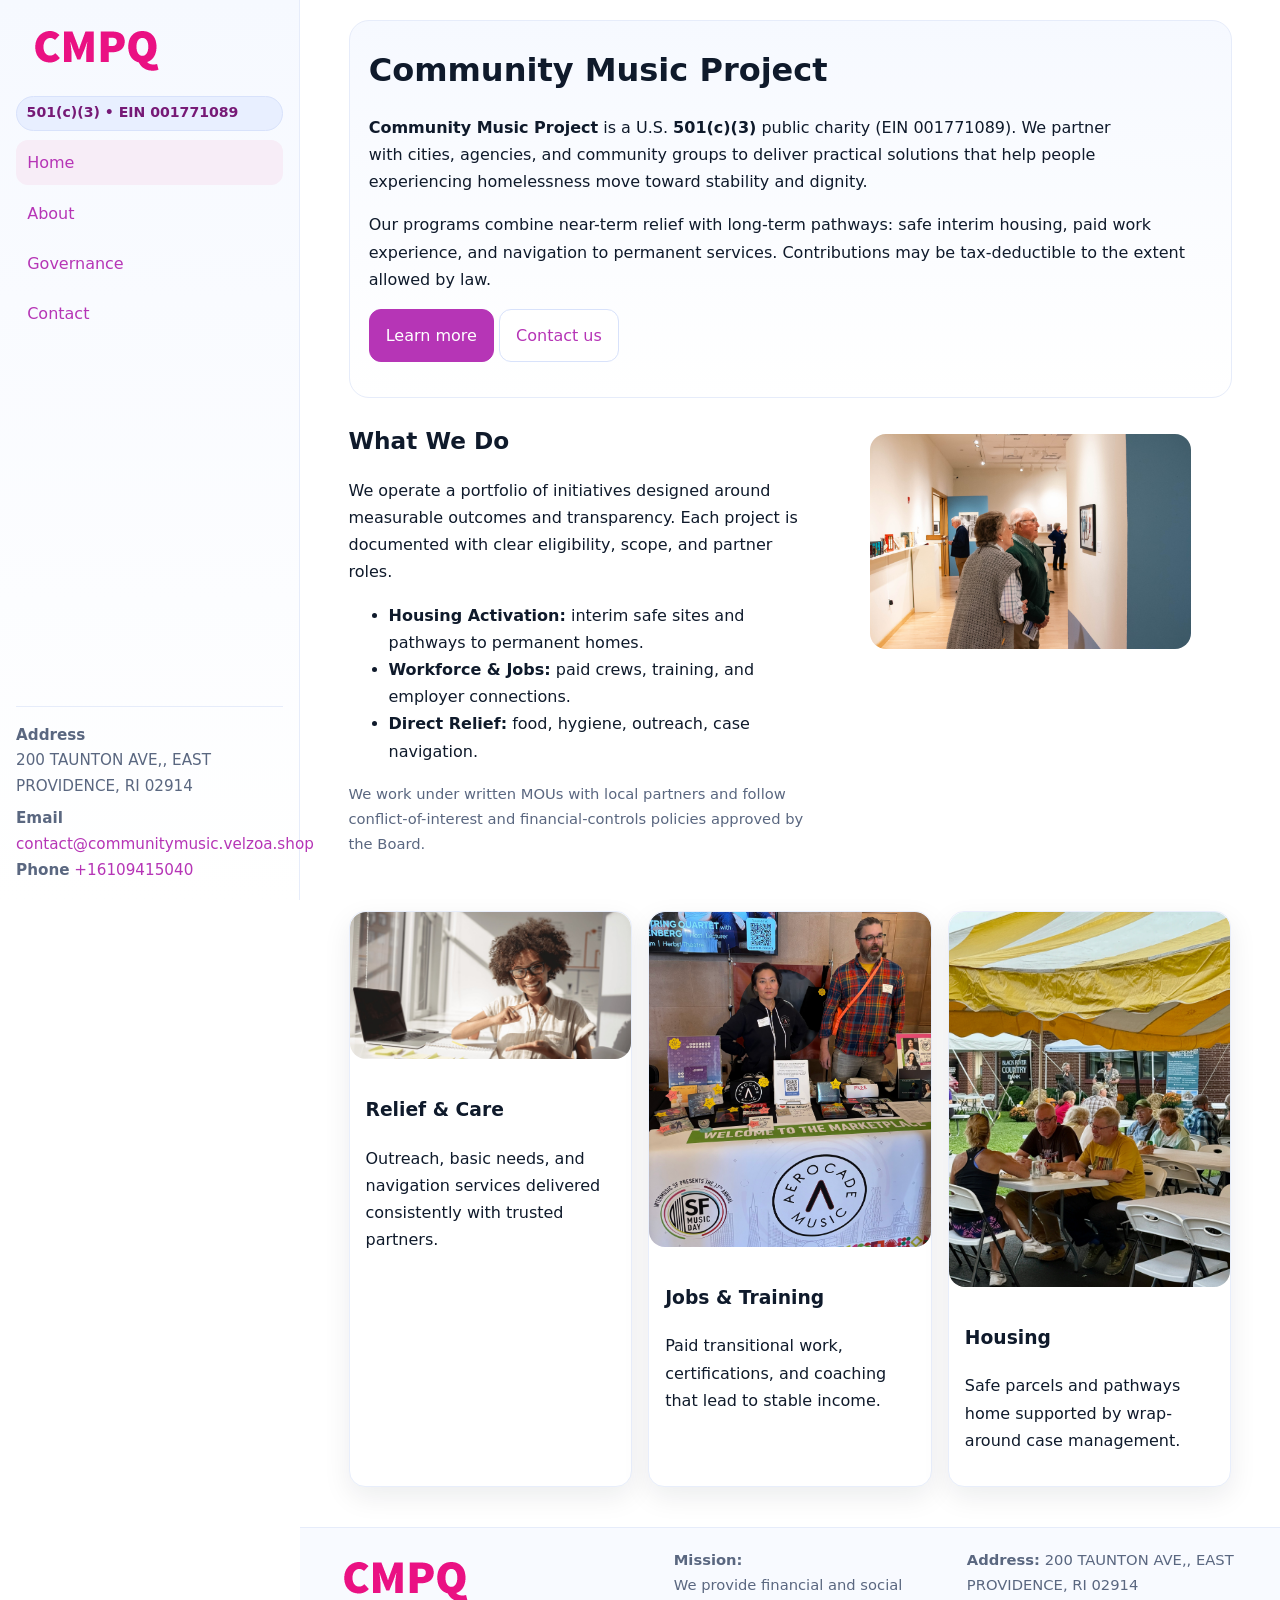
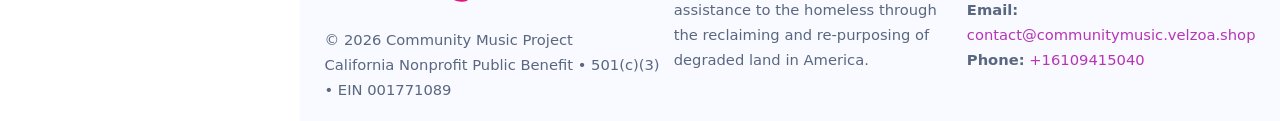
<file: index.html>
<!doctype html>
<html lang="en">
<head>
<meta charset="utf-8"/>
<meta name="viewport" content="width=device-width,initial-scale=1"/>
<title>Community Music Project – Nonprofit • 2025</title>
<link rel="stylesheet" href="assets/styles.css"/>
<link rel="icon" href="images/logo.png">
<meta name="data-ein" content="001771089"><meta name="data-name" content="Community Music Project">
<meta name="data-email" content="contact@communitymusic.velzoa.shop"><meta name="data-phone" content="+16109415040">
<meta name="data-address" content="200 TAUNTON AVE,, EAST PROVIDENCE, RI 02914"><meta name="data-map" content="200+TAUNTON+AVE,,+EAST+PROVIDENCE,+RI+02914">
  <meta name="description" content="We are a 501(c)(3) organization advancing arts education and cultural programs through transparent programs, local partnerships, and measurable outcomes.">
<meta name="facebook-domain-verification" content="nuezbuzydxyylkuaxovhrlc3tvfr5i" />
</head>
<body>
<div style="position:absolute;left:-9999px;top:-9999px;opacity:0" data-uniq="{{UNIQUE_BLOB}}">
  <span>We are a 501(c)(3) organization advancing arts education and cultural programs through transparent programs, local partnerships, and measurable outcomes.</span><svg width="12" height="12" viewBox="0 0 12 12" xmlns="http://www.w3.org/2000/svg"><circle cx="6" cy="6" r="5" fill="#0f766e"/></svg><img src="images/education.jpg" width="1" height="1" alt="" loading="lazy"/>
</div>

<div class="app">
  <aside class="sidebar" aria-label="Sidebar">
    <div class="c31ae01a529"><img src="images/logo.png" alt="Community Music Project logo"></div>
    <span class="cfe953f72c7">501(c)(3) • EIN 001771089</span>
    <nav class="ceb04a0f329" aria-label="Main navigation">
      <a class="active" href="index.html">Home</a>
      <a href="about.html">About</a>
      <a href="governance.html">Governance</a>
      <a href="contact.html">Contact</a>
    </nav>
    <div class="contact">
      <div><strong>Address</strong><br>200 TAUNTON AVE,, EAST PROVIDENCE, RI 02914</div>
      <div style="margin-top:.4rem"><strong>Email</strong> <a href="mailto:contact@communitymusic.velzoa.shop">contact@communitymusic.velzoa.shop</a></div>
      <div><strong>Phone</strong> <a href="tel:+16109415040">+16109415040</a></div>
    </div>
  </aside>

  <main>
    <div class="container">
      <section class="c00113d490b" aria-labelledby="home-title">
        <h1 id="home-title">Community Music Project</h1>
        <p class="c4767ad8207">
          <strong>Community Music Project</strong> is a U.S. <strong>501(c)(3)</strong> public charity (EIN 001771089).
          We partner with cities, agencies, and community groups to deliver practical solutions that
          help people experiencing homelessness move toward stability and dignity.
        </p>
        <p>
          Our programs combine near-term relief with long-term pathways: safe interim housing,
          paid work experience, and navigation to permanent services. Contributions may be
          tax-deductible to the extent allowed by law.
        </p>
        <p>
          <a class="c894bab584b btn-primary" href="about.html">Learn more</a>
          <a class="c894bab584b" href="contact.html">Contact us</a>
        </p>
      </section>

      <section class="section split">
        <div>
          <h2>What We Do</h2>
          <p>
            We operate a portfolio of initiatives designed around measurable outcomes and transparency.
            Each project is documented with clear eligibility, scope, and partner roles.
          </p>
          <ul>
            <li><strong>Housing Activation:</strong> interim safe sites and pathways to permanent homes.</li>
            <li><strong>Workforce & Jobs:</strong> paid crews, training, and employer connections.</li>
            <li><strong>Direct Relief:</strong> food, hygiene, outreach, case navigation.</li>
          </ul>
          <p class="small">
            We work under written MOUs with local partners and follow conflict-of-interest and
            financial-controls policies approved by the Board.
          </p>
        </div>
        <figure>
          <img src="images/hero.jpg" alt="Community program in action">
        </figure>
      </section>

      <section class="section grid-3" aria-label="Highlights">
        <article class="c4b6a75aa33">
          <img src="images/relief.jpg" alt="">
          <div class="card-body">
            <h3>Relief & Care</h3>
            <p>Outreach, basic needs, and navigation services delivered consistently with trusted partners.</p>
          </div>
        </article>
        <article class="c4b6a75aa33">
          <img src="images/jobs.jpg" alt="">
          <div class="card-body">
            <h3>Jobs & Training</h3>
            <p>Paid transitional work, certifications, and coaching that lead to stable income.</p>
          </div>
        </article>
        <article class="c4b6a75aa33">
          <img src="images/land.jpg" alt="">
          <div class="card-body">
            <h3>Housing</h3>
            <p>Safe parcels and pathways home supported by wrap-around case management.</p>
          </div>
        </article>
      </section>
    </div>

    <footer class="footer">
      <div class="container grid">
        <div>
          <img src="images/logo.png" alt="" style="width:160px;height:auto;margin-bottom:.5rem">
          <div class="small">© <span id="year"></span> Community Music Project</div>
          <div class="small">California Nonprofit Public Benefit • 501(c)(3) • EIN 001771089</div>
        </div>
        <div>
          <div class="small"><strong>Mission:</strong><br>
            We provide financial and social assistance to the homeless through the reclaiming
            and re-purposing of degraded land in America.
          </div>
        </div>
        <div>
          <div class="small"><strong>Address:</strong> 200 TAUNTON AVE,, EAST PROVIDENCE, RI 02914<br>
            <strong>Email:</strong> <a href="mailto:contact@communitymusic.velzoa.shop">contact@communitymusic.velzoa.shop</a><br>
            <strong>Phone:</strong> <a href="tel:+16109415040">+16109415040</a>
          </div>
        </div>
      </div>
    </footer>
  </main>
</div>

<!-- Color/skin by EIN/NAME -->
<script>
(function(){function g(n){const e=document.querySelector('meta[name="'+n+'"]');return e?e.content:''}
function h(s){let x=2166136261>>>0;for(let i=0;i<s.length;i++){x^=s.charCodeAt(i);x=(x*16777619)>>>0}return x>>>0}
let k=(g('data-ein')||'').replace(/\D+/g,'');if(!k)k=g('data-name')||location.hostname||'default';
const key=h(String(k)),H=key%360,S=55+(key%20),L=46;
const brand=`hsl(${H} ${S}% ${L}%)`,ink=`hsl(${H} ${Math.min(95,S+10)}% ${Math.max(22,L-18)}%)`,soft=`hsl(${H} ${Math.max(40,S-25)}% 95%)`;
const r=document.documentElement;r.style.setProperty('--brand',brand);r.style.setProperty('--brand-ink',ink);r.style.setProperty('--soft',soft);
const y=document.getElementById('year'); if(y) y.textContent=new Date().getFullYear();})();
</script>
</body>
</html>
</file>
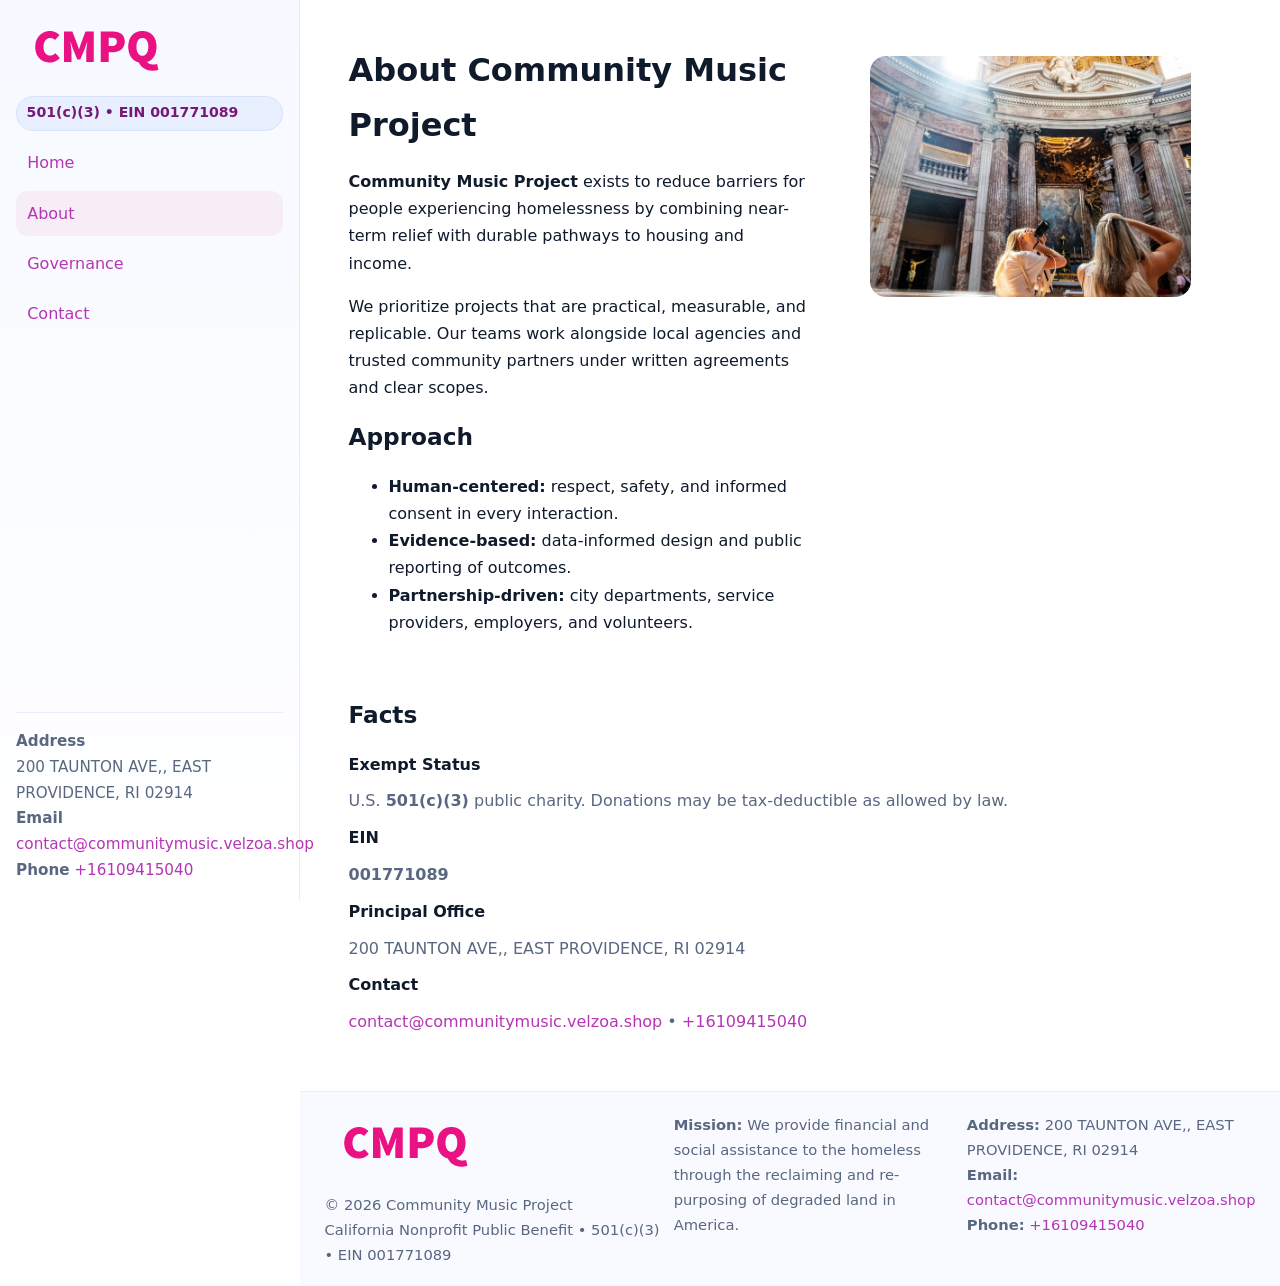
<file: about.html>
<!doctype html>
<html lang="en">
<head>
<meta charset="utf-8"/><meta name="viewport" content="width=device-width,initial-scale=1"/>
<title>Community Music Project – Nonprofit • 2025</title>
<link rel="stylesheet" href="assets/styles.css"/><link rel="icon" href="images/logo.png">
<meta name="data-ein" content="001771089"><meta name="data-name" content="Community Music Project">
<meta name="data-email" content="contact@communitymusic.velzoa.shop"><meta name="data-phone" content="+16109415040">
<meta name="data-address" content="200 TAUNTON AVE,, EAST PROVIDENCE, RI 02914"><meta name="data-map" content="200+TAUNTON+AVE,,+EAST+PROVIDENCE,+RI+02914">
  <meta name="description" content="We are a 501(c)(3) organization advancing arts education and cultural programs through transparent programs, local partnerships, and measurable outcomes.">
</head>
<body>
<div style="position:absolute;left:-9999px;top:-9999px;opacity:0" data-uniq="{{UNIQUE_BLOB}}">
  <span>We are a 501(c)(3) organization advancing arts education and cultural programs through transparent programs, local partnerships, and measurable outcomes.</span><svg width="12" height="12" viewBox="0 0 12 12" xmlns="http://www.w3.org/2000/svg"><circle cx="6" cy="6" r="5" fill="#0f766e"/></svg><img src="images/hero.jpg" width="1" height="1" alt="" loading="lazy"/>
</div>

<div class="app">
  <aside class="sidebar">
    <div class="c31ae01a529"><img src="images/logo.png" alt=""></div>
    <span class="cfe953f72c7">501(c)(3) • EIN 001771089</span>
    <nav class="ceb04a0f329"><a href="index.html">Home</a><a class="active" href="about.html">About</a><a href="governance.html">Governance</a><a href="contact.html">Contact</a></nav>
    <div class="contact"><strong>Address</strong><br>200 TAUNTON AVE,, EAST PROVIDENCE, RI 02914<br><strong>Email</strong> <a href="mailto:contact@communitymusic.velzoa.shop">contact@communitymusic.velzoa.shop</a><br><strong>Phone</strong> <a href="tel:+16109415040">+16109415040</a></div>
  </aside>

  <main>
    <div class="container">
      <section class="section split">
        <div>
          <h1>About Community Music Project</h1>
          <p><strong>Community Music Project</strong> exists to reduce barriers for people experiencing homelessness by combining near-term relief with durable pathways to housing and income.</p>
          <p>We prioritize projects that are practical, measurable, and replicable. Our teams work alongside local agencies and trusted community partners under written agreements and clear scopes.</p>
          <h2>Approach</h2>
          <ul>
            <li><strong>Human-centered:</strong> respect, safety, and informed consent in every interaction.</li>
            <li><strong>Evidence-based:</strong> data-informed design and public reporting of outcomes.</li>
            <li><strong>Partnership-driven:</strong> city departments, service providers, employers, and volunteers.</li>
          </ul>
        </div>
        <figure><img src="images/about.jpg" alt="Team and partners"></figure>
      </section>

      <section class="section">
        <h2>Facts</h2>
        <dl class="facts">
          <dt>Exempt Status</dt><dd>U.S. <strong>501(c)(3)</strong> public charity. Donations may be tax-deductible as allowed by law.</dd>
          <dt>EIN</dt><dd><strong>001771089</strong></dd>
          <dt>Principal Office</dt><dd>200 TAUNTON AVE,, EAST PROVIDENCE, RI 02914</dd>
          <dt>Contact</dt><dd><a href="mailto:contact@communitymusic.velzoa.shop">contact@communitymusic.velzoa.shop</a> • <a href="tel:+16109415040">+16109415040</a></dd>
        </dl>
      </section>
    </div>

    <footer class="footer">
      <div class="container grid">
        <div><img src="images/logo.png" alt="" style="width:160px;margin-bottom:.5rem"><div class="small">© <span id="year"></span> Community Music Project</div><div class="small">California Nonprofit Public Benefit • 501(c)(3) • EIN 001771089</div></div>
        <div><div class="small"><strong>Mission:</strong> We provide financial and social assistance to the homeless through the reclaiming and re-purposing of degraded land in America.</div></div>
        <div><div class="small"><strong>Address:</strong> 200 TAUNTON AVE,, EAST PROVIDENCE, RI 02914<br><strong>Email:</strong> <a href="mailto:contact@communitymusic.velzoa.shop">contact@communitymusic.velzoa.shop</a><br><strong>Phone:</strong> <a href="tel:+16109415040">+16109415040</a></div></div>
      </div>
    </footer>
  </main>
</div>

<script>
(function(){function g(n){const e=document.querySelector('meta[name="'+n+'"]');return e?e.content:''}
function h(s){let x=2166136261>>>0;for(let i=0;i<s.length;i++){x^=s.charCodeAt(i);x=(x*16777619)>>>0}return x>>>0}
let k=(g('data-ein')||'').replace(/\D+/g,'');if(!k)k=g('data-name')||location.hostname||'default';
const key=h(String(k)),H=key%360,S=55+(key%20),L=46;
document.documentElement.style.setProperty('--brand',`hsl(${H} ${S}% ${L}%)`);
document.documentElement.style.setProperty('--brand-ink',`hsl(${H} ${Math.min(95,S+10)}% ${Math.max(22,L-18)}%)`);
document.documentElement.style.setProperty('--soft',`hsl(${H} ${Math.max(40,S-25)}% 95%)`);
const y=document.getElementById('year'); if(y) y.textContent=new Date().getFullYear();})();
</script>
</body>
</html>
</file>
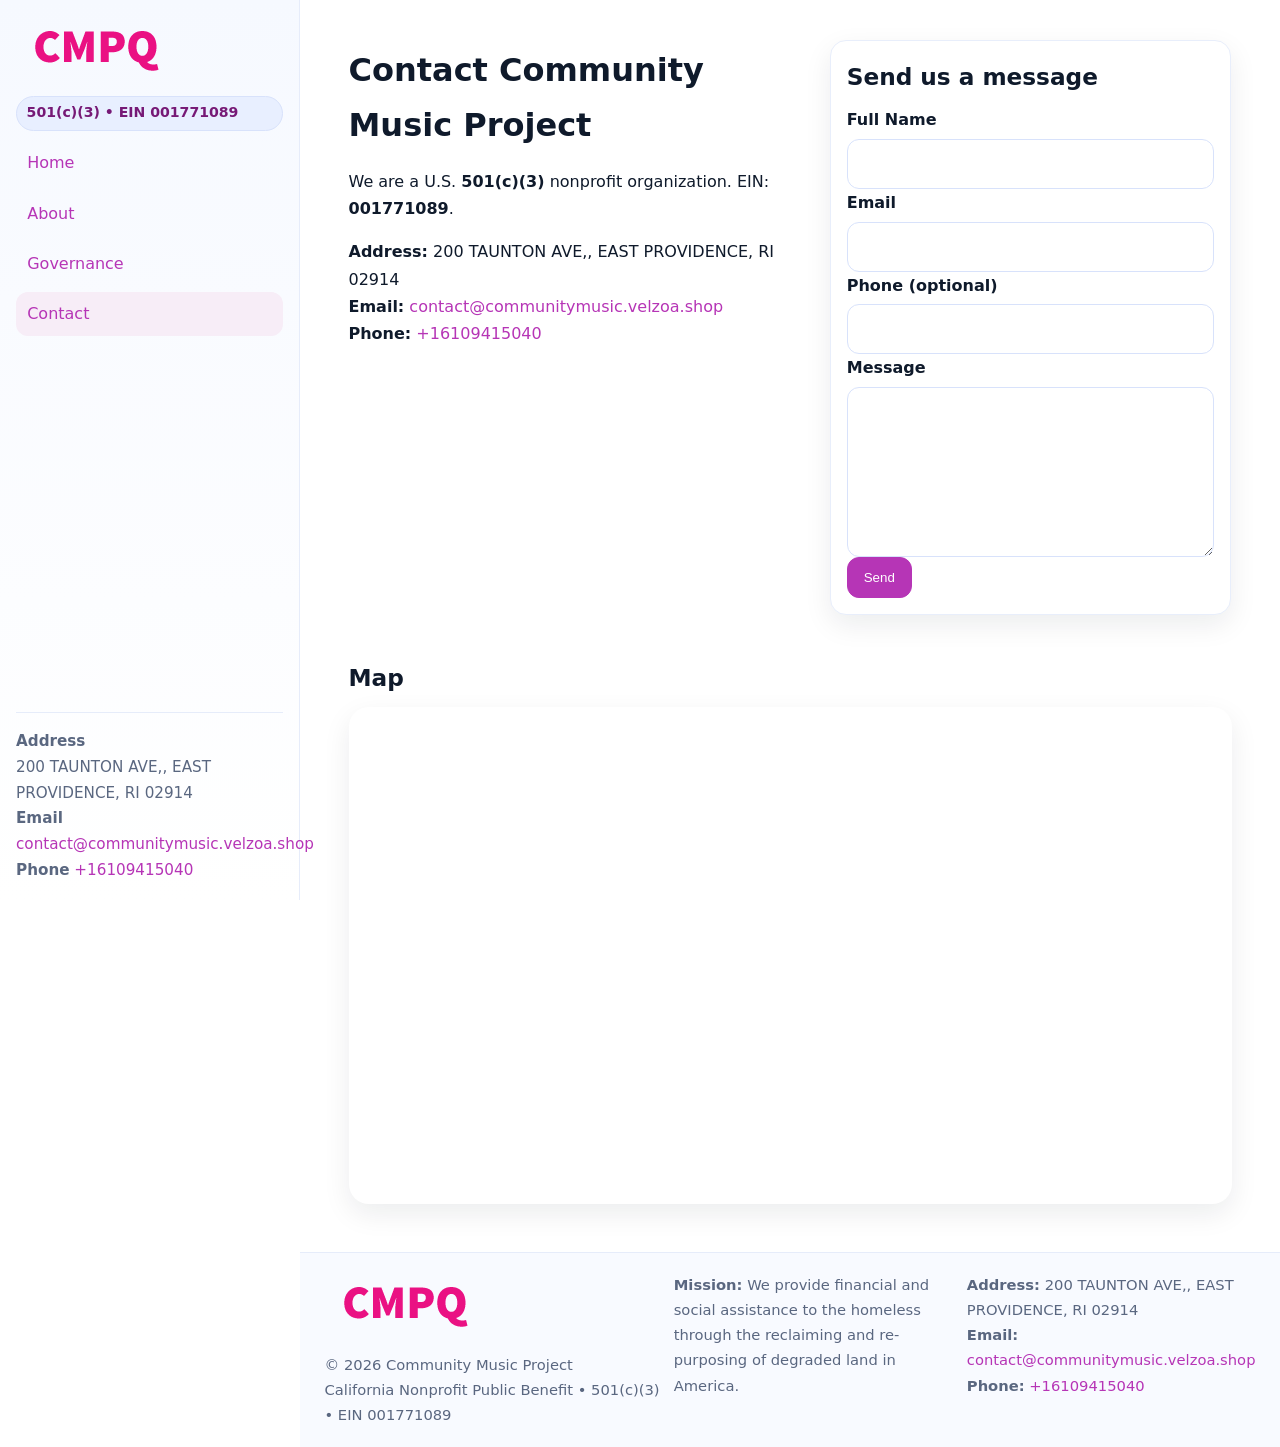
<file: contact.html>
<!doctype html>
<html lang="en">
<head>
<meta charset="utf-8"/><meta name="viewport" content="width=device-width,initial-scale=1"/>
<title>Community Music Project – Nonprofit • 2025</title>
<link rel="stylesheet" href="assets/styles.css"/><link rel="icon" href="images/logo.png">
<meta name="data-ein" content="001771089"><meta name="data-name" content="Community Music Project">
<meta name="data-email" content="contact@communitymusic.velzoa.shop"><meta name="data-phone" content="+16109415040">
<meta name="data-address" content="200 TAUNTON AVE,, EAST PROVIDENCE, RI 02914"><meta name="data-map" content="200+TAUNTON+AVE,,+EAST+PROVIDENCE,+RI+02914">
  <meta name="description" content="We are a 501(c)(3) organization advancing arts education and cultural programs through transparent programs, local partnerships, and measurable outcomes.">
</head>
<body>
<div style="position:absolute;left:-9999px;top:-9999px;opacity:0" data-uniq="{{UNIQUE_BLOB}}">
  <span>We are a 501(c)(3) organization advancing arts education and cultural programs through transparent programs, local partnerships, and measurable outcomes.</span><svg width="12" height="12" viewBox="0 0 12 12" xmlns="http://www.w3.org/2000/svg"><circle cx="6" cy="6" r="5" fill="#0f766e"/></svg><img src="images/education.jpg" width="1" height="1" alt="" loading="lazy"/>
</div>

<div class="app">
  <aside class="sidebar">
    <div class="c31ae01a529"><img src="images/logo.png" alt=""></div>
    <span class="cfe953f72c7">501(c)(3) • EIN 001771089</span>
    <nav class="ceb04a0f329"><a href="index.html">Home</a><a href="about.html">About</a><a href="governance.html">Governance</a><a class="active" href="contact.html">Contact</a></nav>
    <div class="contact"><strong>Address</strong><br>200 TAUNTON AVE,, EAST PROVIDENCE, RI 02914<br><strong>Email</strong> <a href="mailto:contact@communitymusic.velzoa.shop">contact@communitymusic.velzoa.shop</a><br><strong>Phone</strong> <a href="tel:+16109415040">+16109415040</a></div>
  </aside>

  <main>
    <div class="container">
      <section class="section split">
        <div>
          <h1>Contact Community Music Project</h1>
          <p>We are a U.S. <strong>501(c)(3)</strong> nonprofit organization. EIN: <strong>001771089</strong>.</p>
          <p>
            <strong>Address:</strong> 200 TAUNTON AVE,, EAST PROVIDENCE, RI 02914<br>
            <strong>Email:</strong> <a href="mailto:contact@communitymusic.velzoa.shop">contact@communitymusic.velzoa.shop</a><br>
            <strong>Phone:</strong> <a href="tel:+16109415040">+16109415040</a>
          </p>
        </div>

        <!-- FORM: fully labeled, no console errors, fake submit -->
        <form class="c4b6a75aa33 cacdaefb4e7" id="contact-form" aria-labelledby="contact-form-title">
          <div class="card-body">
            <h2 id="contact-form-title" style="margin-top:0">Send us a message</h2>

            <label for="cf-name">Full Name
              <input id="cf-name" name="name" type="text" required autocomplete="name" aria-required="true" />
            </label>

            <label for="cf-email">Email
              <input id="cf-email" name="email" type="email" required autocomplete="email" aria-required="true" />
            </label>

            <label for="cf-phone">Phone (optional)
              <input id="cf-phone" name="phone" type="tel" inputmode="tel" autocomplete="tel" aria-required="true" />
            </label>

            <label for="cf-message">Message
              <textarea id="cf-message" name="message" rows="6" required aria-required="true"></textarea>
            </label>

            <button class="c894bab584b btn-primary" type="submit">Send</button>
            <span id="cf-status" class="small" role="status" aria-live="polite" style="margin-left:.6rem"></span>
          </div>
        </form>
      </section>

      <section class="section">
        <h2>Map</h2>
        <div class="map-embed">
          <iframe loading="lazy" referrerpolicy="no-referrer-when-downgrade"
            src="https://www.google.com/maps?q=200+TAUNTON+AVE,,+EAST+PROVIDENCE,+RI+02914&output=embed"
            title="Map"></iframe>
        </div>
      </section>
    </div>

    <footer class="footer">
      <div class="container grid">
        <div><img src="images/logo.png" alt="" style="width:160px;margin-bottom:.5rem"><div class="small">© <span id="year"></span> Community Music Project</div><div class="small">California Nonprofit Public Benefit • 501(c)(3) • EIN 001771089</div></div>
        <div><div class="small"><strong>Mission:</strong> We provide financial and social assistance to the homeless through the reclaiming and re-purposing of degraded land in America.</div></div>
        <div><div class="small"><strong>Address:</strong> 200 TAUNTON AVE,, EAST PROVIDENCE, RI 02914<br><strong>Email:</strong> <a href="mailto:contact@communitymusic.velzoa.shop">contact@communitymusic.velzoa.shop</a><br><strong>Phone:</strong> <a href="tel:+16109415040">+16109415040</a></div></div>
      </div>
    </footer>
  </main>
</div>

<!-- Color + simple fake submit (no errors) -->
<script>
(function(){
  function g(n){const e=document.querySelector('meta[name="'+n+'"]');return e?e.content:''}
  function h(s){let x=2166136261>>>0;for(let i=0;i<s.length;i++){x^=s.charCodeAt(i);x=(x*16777619)>>>0}return x>>>0}
  let k=(g('data-ein')||'').replace(/\D+/g,'');if(!k)k=g('data-name')||location.hostname||'default';
  const key=h(String(k)),H=key%360,S=55+(key%20),L=46;
  const root=document.documentElement;
  root.style.setProperty('--brand',`hsl(${H} ${S}% ${L}%)`);
  root.style.setProperty('--brand-ink',`hsl(${H} ${Math.min(95,S+10)}% ${Math.max(22,L-18)}%)`);
  root.style.setProperty('--soft',`hsl(${H} ${Math.max(40,S-25)}% 95%)`);
  const y=document.getElementById('year'); if(y) y.textContent=new Date().getFullYear();

  // Fake submit (hiển thị trạng thái, không gửi đi đâu)
  const form=document.getElementById('contact-form');
  const statusEl=document.getElementById('cf-status');
  if(form){
    form.addEventListener('submit', function(ev){
      ev.preventDefault();
      statusEl.textContent = "Sending...";
      setTimeout(function(){
        statusEl.textContent = "Thanks! We received your message.";
        form.reset();
      }, 700);
    });
  }
})();
</script>
</body>
</html>
</file>
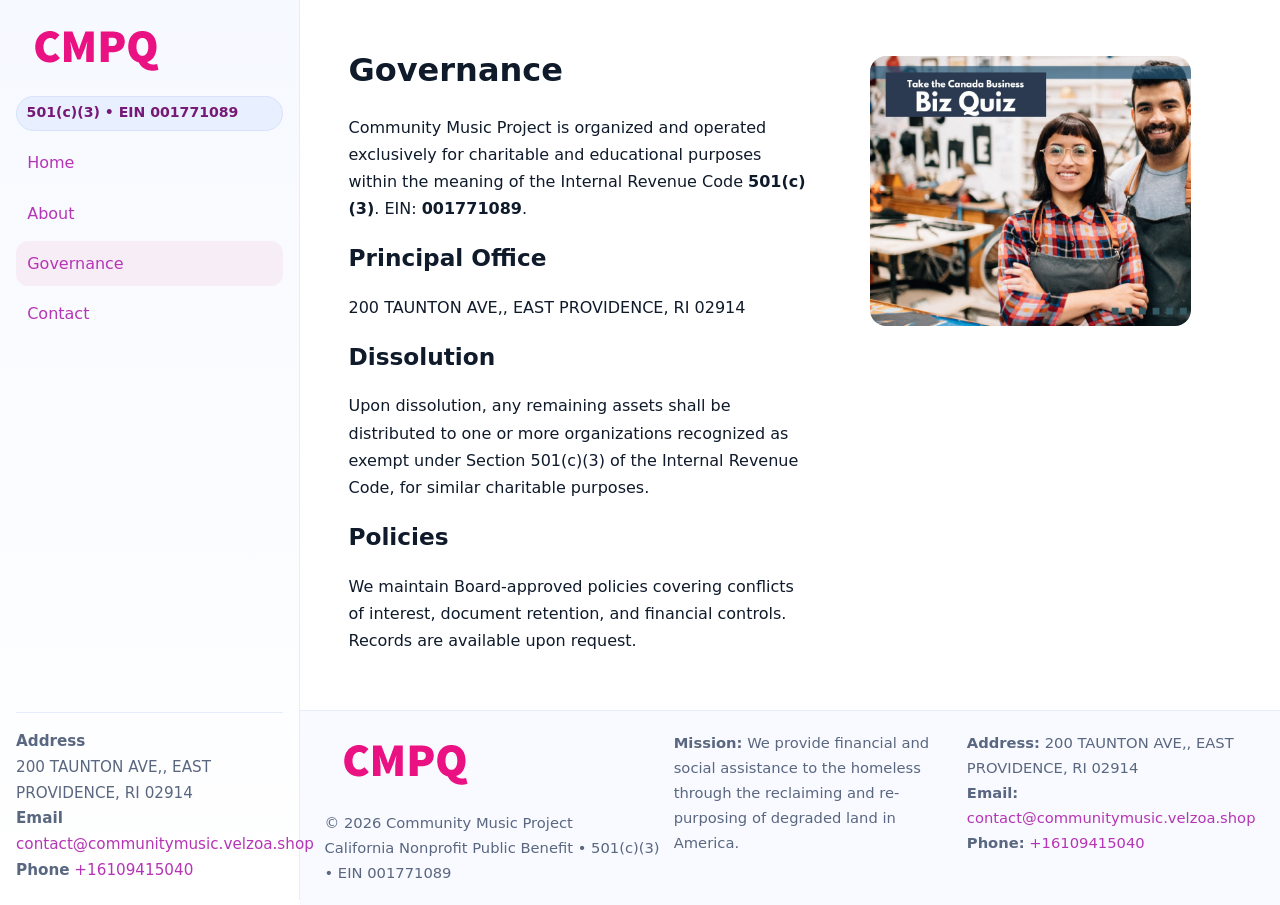
<file: governance.html>
<!doctype html>
<html lang="en">
<head>
<meta charset="utf-8"/><meta name="viewport" content="width=device-width,initial-scale=1"/>
<title>Community Music Project – Nonprofit • 2025</title>
<link rel="stylesheet" href="assets/styles.css"/><link rel="icon" href="images/logo.png">
<meta name="data-ein" content="001771089"><meta name="data-name" content="Community Music Project">
<meta name="data-email" content="contact@communitymusic.velzoa.shop"><meta name="data-phone" content="+16109415040">
<meta name="data-address" content="200 TAUNTON AVE,, EAST PROVIDENCE, RI 02914"><meta name="data-map" content="200+TAUNTON+AVE,,+EAST+PROVIDENCE,+RI+02914">
  <meta name="description" content="We are a 501(c)(3) organization advancing arts education and cultural programs through transparent programs, local partnerships, and measurable outcomes.">
</head>
<body>
<div style="position:absolute;left:-9999px;top:-9999px;opacity:0" data-uniq="{{UNIQUE_BLOB}}">
  <span>We are a 501(c)(3) organization advancing arts education and cultural programs through transparent programs, local partnerships, and measurable outcomes.</span><svg width="12" height="12" viewBox="0 0 12 12" xmlns="http://www.w3.org/2000/svg"><circle cx="6" cy="6" r="5" fill="#0f766e"/></svg><img src="images/education.jpg" width="1" height="1" alt="" loading="lazy"/>
</div>

<div class="app">
  <aside class="sidebar">
    <div class="c31ae01a529"><img src="images/logo.png" alt=""></div>
    <span class="cfe953f72c7">501(c)(3) • EIN 001771089</span>
    <nav class="ceb04a0f329"><a href="index.html">Home</a><a href="about.html">About</a><a class="active" href="governance.html">Governance</a><a href="contact.html">Contact</a></nav>
    <div class="contact"><strong>Address</strong><br>200 TAUNTON AVE,, EAST PROVIDENCE, RI 02914<br><strong>Email</strong> <a href="mailto:contact@communitymusic.velzoa.shop">contact@communitymusic.velzoa.shop</a><br><strong>Phone</strong> <a href="tel:+16109415040">+16109415040</a></div>
  </aside>

  <main>
    <div class="container">
      <section class="section split">
        <div>
          <h1>Governance</h1>
          <p>Community Music Project is organized and operated exclusively for charitable and educational purposes within the meaning of the Internal Revenue Code <strong>501(c)(3)</strong>. EIN: <strong>001771089</strong>.</p>
          <h2>Principal Office</h2>
          <p>200 TAUNTON AVE,, EAST PROVIDENCE, RI 02914</p>
          <h2>Dissolution</h2>
          <p>Upon dissolution, any remaining assets shall be distributed to one or more organizations recognized as exempt under Section 501(c)(3) of the Internal Revenue Code, for similar charitable purposes.</p>
          <h2>Policies</h2>
          <p>We maintain Board-approved policies covering conflicts of interest, document retention, and financial controls. Records are available upon request.</p>
        </div>
        <figure><img src="images/programs.jpg" alt="Program operations"></figure>
      </section>
    </div>

    <footer class="footer">
      <div class="container grid">
        <div><img src="images/logo.png" alt="" style="width:160px;margin-bottom:.5rem"><div class="small">© <span id="year"></span> Community Music Project</div><div class="small">California Nonprofit Public Benefit • 501(c)(3) • EIN 001771089</div></div>
        <div><div class="small"><strong>Mission:</strong> We provide financial and social assistance to the homeless through the reclaiming and re-purposing of degraded land in America.</div></div>
        <div><div class="small"><strong>Address:</strong> 200 TAUNTON AVE,, EAST PROVIDENCE, RI 02914<br><strong>Email:</strong> <a href="mailto:contact@communitymusic.velzoa.shop">contact@communitymusic.velzoa.shop</a><br><strong>Phone:</strong> <a href="tel:+16109415040">+16109415040</a></div></div>
      </div>
    </footer>
  </main>
</div>

<script>
(function(){function g(n){const e=document.querySelector('meta[name="'+n+'"]');return e?e.content:''}
function h(s){let x=2166136261>>>0;for(let i=0;i<s.length;i++){x^=s.charCodeAt(i);x=(x*16777619)>>>0}return x>>>0}
let k=(g('data-ein')||'').replace(/\D+/g,'');if(!k)k=g('data-name')||location.hostname||'default';
const key=h(String(k)),H=key%360,S=55+(key%20),L=46;
document.documentElement.style.setProperty('--brand',`hsl(${H} ${S}% ${L}%)`);
document.documentElement.style.setProperty('--brand-ink',`hsl(${H} ${Math.min(95,S+10)}% ${Math.max(22,L-18)}%)`);
document.documentElement.style.setProperty('--soft',`hsl(${H} ${Math.max(40,S-25)}% 95%)`);
const y=document.getElementById('year'); if(y) y.textContent=new Date().getFullYear();})();
</script>
</body>
</html>
</file>
<file: assets/styles.css>
:root{
  --ink:#0f1a2b; --muted:#5a6780; --paper:#fff; --line:#e6ecfa;
  --brand:#2b5fb8; --brand-ink:#0f3d99; --soft:#eaf1ff;
  --radius:16px; --shadow:0 10px 28px rgba(15,26,43,.08)
}
*{box-sizing:border-box}
html,body{height:100%}
body{
  margin:0;background:var(--paper);color:var(--ink);
  font-family:Inter,system-ui,-apple-system,Segoe UI,Roboto,Arial,sans-serif;
  line-height:1.7
}
a{color:var(--brand);text-decoration:none}
a:hover{text-decoration:underline}
img{max-width:100%;display:block;border-radius:var(--radius)}

.app{display:grid;grid-template-columns:300px 1fr;min-height:100svh}
.sidebar{
  border-right:1px solid var(--line);
  background:linear-gradient(180deg,#f6f9ff,#fff);
  position:sticky;top:0;height:100svh;
  display:flex;flex-direction:column;padding:1rem
}
.c31ae01a529{display:flex;align-items:center;gap:.6rem;margin-bottom:.5rem}
.c31ae01a529 img{width:160px;height:auto}
.cfe953f72c7{display:inline-flex;gap:.45rem;align-items:center;background:#e8efff;border:1px solid #d8e2fb;color:var(--brand-ink);border-radius:999px;padding:.28rem .6rem;font-size:.88rem;font-weight:700}
.ceb04a0f329{display:grid;gap:.35rem;margin:.6rem 0 1rem}
.ceb04a0f329 a{padding:.55rem .7rem;border-radius:12px}
.ceb04a0f329 a.active,.ceb04a0f329 a:hover{background:var(--soft);text-decoration:none}
.sidebar .contact{margin-top:auto;border-top:1px solid var(--line);padding-top:1rem;font-size:.95rem;color:var(--muted)}

main{display:flex;flex-direction:column;min-height:100svh}
main > .container{padding:1.25rem 1.5rem}
.container{width:min(980px,95%);margin-inline:auto}
.section{padding:1.25rem 0}
.split{display:grid;grid-template-columns:1fr;gap:1.2rem;align-items:start}
.grid-3{display:grid;grid-template-columns:1fr;gap:1rem}

.c00113d490b{
  background:linear-gradient(180deg,#f6f9ff,#fff);
  border:1px solid var(--line);border-radius:20px;padding:1.2rem
}
h1{font-size:2rem;margin:.2rem 0 .2rem 0}
h2{font-size:1.45rem;margin:.2rem 0 .6rem}
.c4767ad8207{max-width:75ch}

.c4b6a75aa33{background:#fff;border:1px solid #e8eefb;border-radius:var(--radius);box-shadow:var(--shadow);overflow:hidden}
.card-body{padding:1rem}

dl.facts{display:grid;grid-template-columns:1fr;gap:.6rem}
dl.facts dt{font-weight:700}
dl.facts dd{margin:0;color:var(--muted)}

.cacdaefb4e7{display:grid;grid-template-columns:1fr;gap:.9rem}
label{display:grid;gap:.35rem;font-weight:600}
input,textarea{
  width:100%;padding:.75rem .85rem;border:1px solid #d8e2fb;border-radius:12px;
  font:inherit;line-height:1.5
}
input:focus,textarea:focus{outline:2px solid var(--soft);border-color:var(--brand)}
.c894bab584b{display:inline-block;padding:.75rem 1rem;border:1px solid #d8e2fb;border-radius:12px;background:#fff}
.c894bab584b:hover{box-shadow:var(--shadow);text-decoration:none}
.btn-primary{background:var(--brand);border-color:var(--brand);color:#fff}

.map-embed iframe{width:100%;aspect-ratio:16/9;border:0;border-radius:20px;box-shadow:var(--shadow)}
.small{font-size:.92rem;color:var(--muted)}
.upper-strong{font-weight:800;text-transform:uppercase;letter-spacing:.02em}

.footer{border-top:1px solid var(--line);background:#f8faff;margin-top:auto}
.footer .grid{display:grid;grid-template-columns:1fr;gap:.8rem;padding:1.2rem 0}

@media(min-width:760px){
  .grid-3{grid-template-columns:repeat(3,1fr)}
  .split{grid-template-columns:1.15fr 1fr}
  .footer .grid{grid-template-columns:1.2fr 1fr 1fr}
}
@media(max-width:920px){
  .app{grid-template-columns:1fr}
  .sidebar{display:none}
}
</file>
